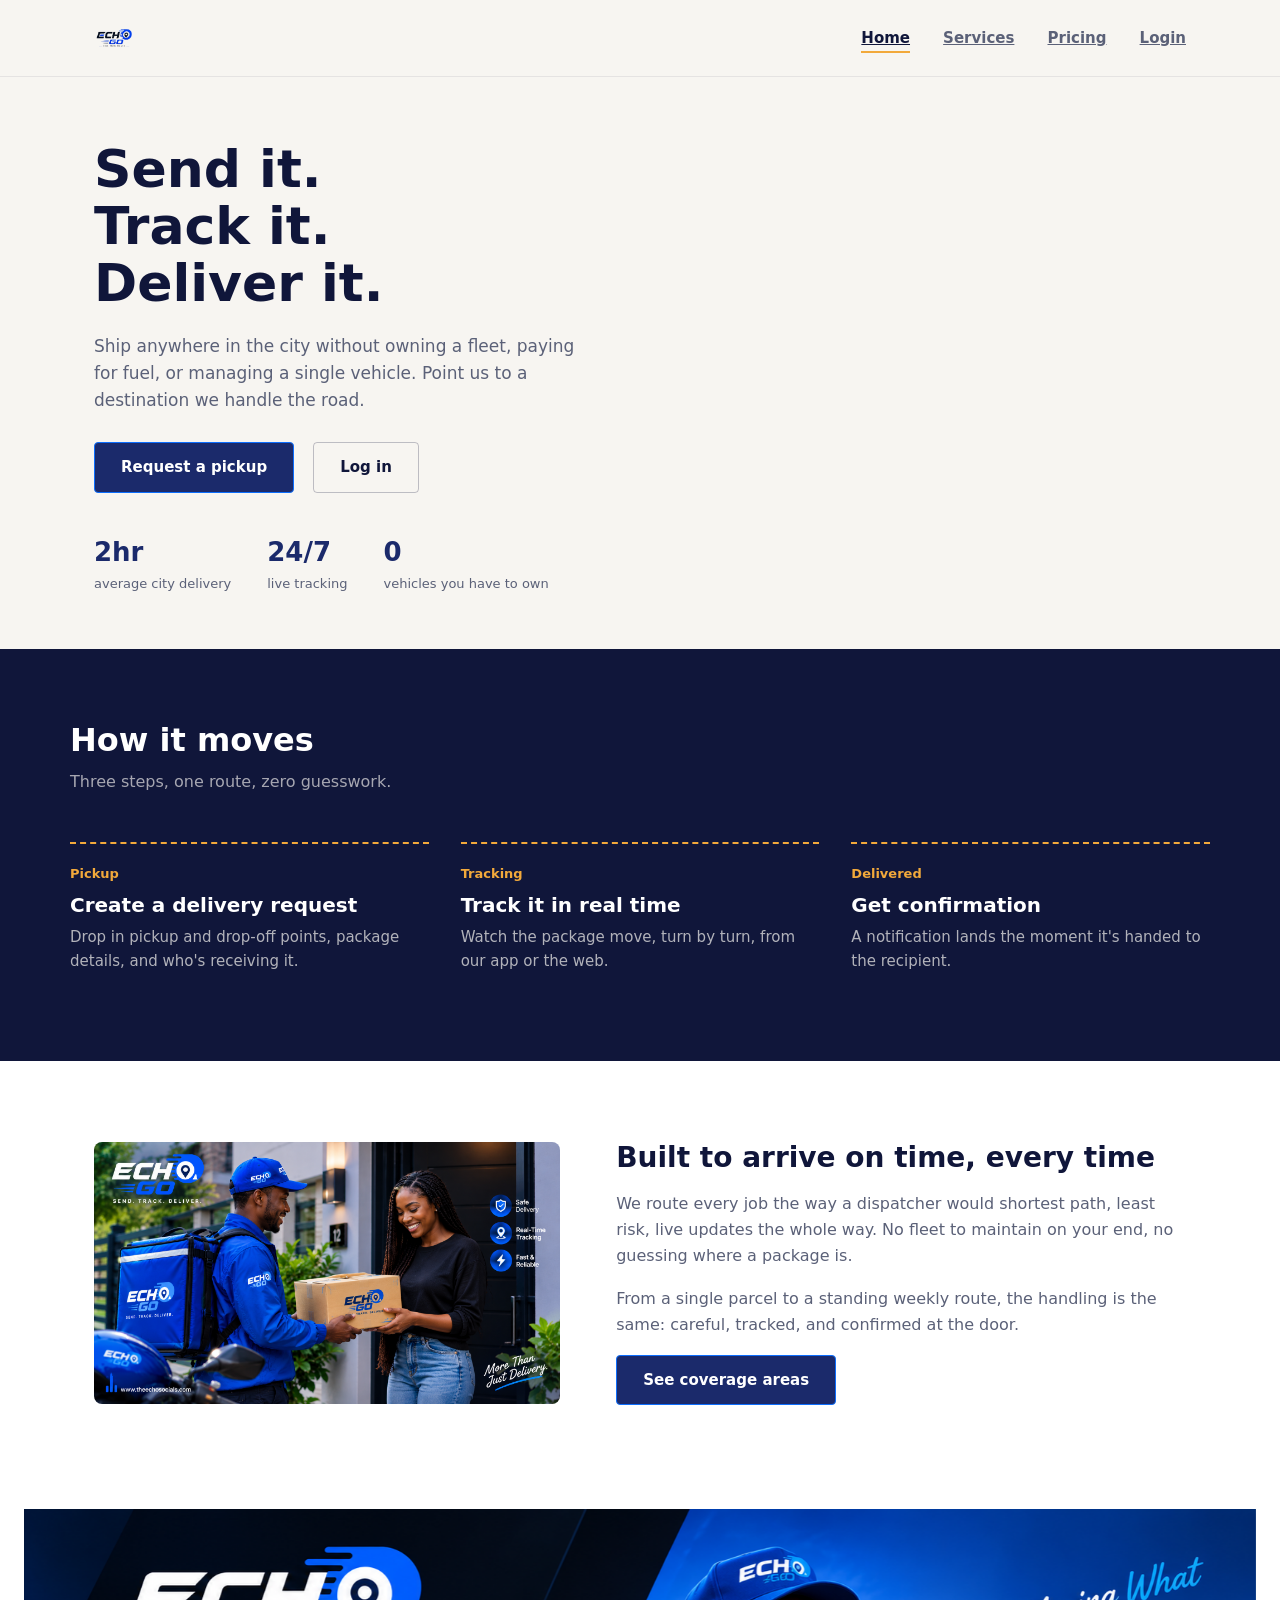
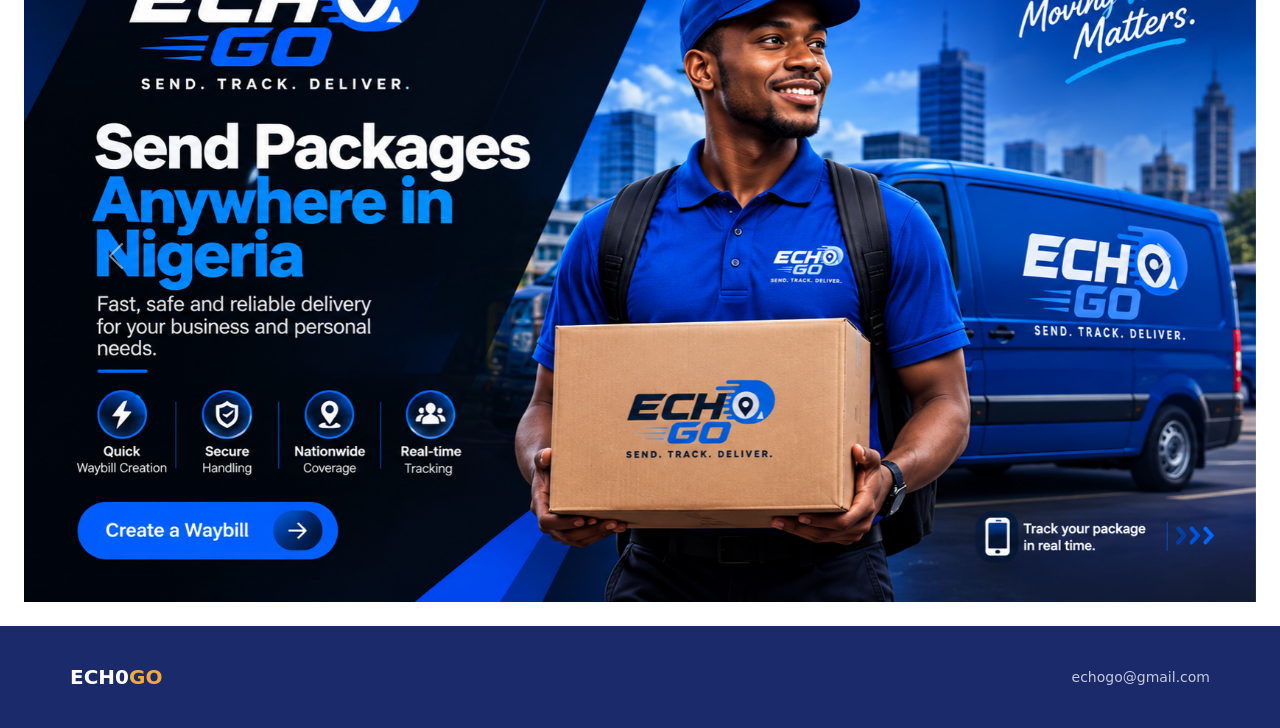
<file: index.html>
<!DOCTYPE html>
<html lang="en">
<head>
<meta charset="UTF-8">
<meta name="viewport" content="width=device-width, initial-scale=1.0">
<title>ECH0 Go — Send. Track. Deliver.</title>
<link rel="stylesheet" href="echo-go/css/index.css">
<link href="https://cdn.jsdelivr.net/npm/bootstrap@5.3.8/dist/css/bootstrap.min.css" rel="stylesheet">
</head>
<body>

<header class="site-header">
  <div class="header-inner">
    <a class="brand" href="index.html">
      <img src="echo-go/images/echo_go_logot.png" alt="ECH0 Go" class="brand-logo">
    </a>
    <button class="nav-toggle" id="navToggle" aria-controls="siteNav" aria-expanded="false" aria-label="Toggle navigation">
      <span></span><span></span><span></span>
    </button>
    <nav class="site-nav" id="siteNav">
      <a href="index.html" class="current">Home</a>
      <a href="echo-go/location.html">Services</a>
      <a href="#pricing">Pricing</a>
      <a href="echo-go/login.html">Login</a>
    </nav>
  </div>
</header>

<section class="hero">
  <div class="hero-inner">
    <div class="hero-copy">
      <h1>Send it.<br>Track it.<br>Deliver it.</h1>
      <p>Ship anywhere in the city without owning a fleet, paying for fuel, or managing a single vehicle. Point us to a destination we handle the road.</p>
      <div class="hero-actions">
        <a href="echo-go/location.html" class="btn btn-primary">Request a pickup</a>
        <a href="echo-go/login.html" class="btn btn-ghost">Log in</a>
      </div>
      <dl class="hero-stats">
        <div><dt>2hr</dt><dd>average city delivery</dd></div>
        <div><dt>24/7</dt><dd>live tracking</dd></div>
        <div><dt>0</dt><dd>vehicles you have to own</dd></div>
      </dl>
    </div>
  </div>
</section>

<section class="how">
  <div class="how-head">
    <h2>How it moves</h2>
    <p>Three steps, one route, zero guesswork.</p>
  </div>
  <div class="how-track">
    <div class="how-step">
      <span class="how-index">Pickup</span>
      <h3>Create a delivery request</h3>
      <p>Drop in pickup and drop-off points, package details, and who's receiving it.</p>
    </div>
    <div class="how-step">
      <span class="how-index">Tracking</span>
      <h3>Track it in real time</h3>
      <p>Watch the package move, turn by turn, from our app or the web.</p>
    </div>
    <div class="how-step">
      <span class="how-index">Delivered</span>
      <h3>Get confirmation</h3>
      <p>A notification lands the moment it's handed to the recipient.</p>
    </div>
  </div>
</section>

<section class="promise">
  <div class="promise-media">
    <img src="echo-go/images/delivery.png" alt="Courier making a delivery">
  </div>
  <div class="promise-copy">
    <h2>Built to arrive on time, every time</h2>
    <p>We route every job the way a dispatcher would shortest path, least risk, live updates the whole way. No fleet to maintain on your end, no guessing where a package is.</p>
    <p>From a single parcel to a standing weekly route, the handling is the same: careful, tracked, and confirmed at the door.</p>
    <a href="echo-go/location.html" class="btn btn-primary">See coverage areas</a>
  </div>
</section>

<section class="slider">
  <div id="carouselExampleInterval" class="carousel slide" data-bs-ride="carousel">
    <div class="carousel-inner">
      <div class="carousel-item active" data-bs-interval="10000">
        <img src="echo-go/images/banner%20go1.png" class="d-block w-100" alt="...">
      </div>
      <div class="carousel-item" data-bs-interval="2000">
        <img src="echo-go/images/banner33.png" class="d-block w-100" alt="...">
      </div>
      <div class="carousel-item">
        <img src="echo-go/images/banner4.png" class="d-block w-100" alt="...">
      </div>
    </div>
    <button class="carousel-control-prev" type="button" data-bs-target="#carouselExampleInterval" data-bs-slide="prev">
      <span class="carousel-control-prev-icon" aria-hidden="true"></span>
      <span class="visually-hidden">Previous</span>
    </button>
    <button class="carousel-control-next" type="button" data-bs-target="#carouselExampleInterval" data-bs-slide="next">
      <span class="carousel-control-next-icon" aria-hidden="true"></span>
      <span class="visually-hidden">Next</span>
    </button>
  </div>
</section>

<footer class="site-footer">
  <div class="footer-inner">
    <span class="brand-mark">ECH0<span class="brand-mark--accent">GO</span></span>
    <p>echogo@gmail.com</p>
  </div>
</footer>

<script src="https://cdn.jsdelivr.net/npm/bootstrap@5.3.8/dist/js/bootstrap.bundle.min.js"></script>

<script>
document.getElementById('navToggle').addEventListener('click', function () {
  var nav = document.getElementById('siteNav');
  var expanded = this.getAttribute('aria-expanded') === 'true';
  this.setAttribute('aria-expanded', String(!expanded));
  nav.classList.toggle('is-open');
});
</script>
</body>
</html>
</file>
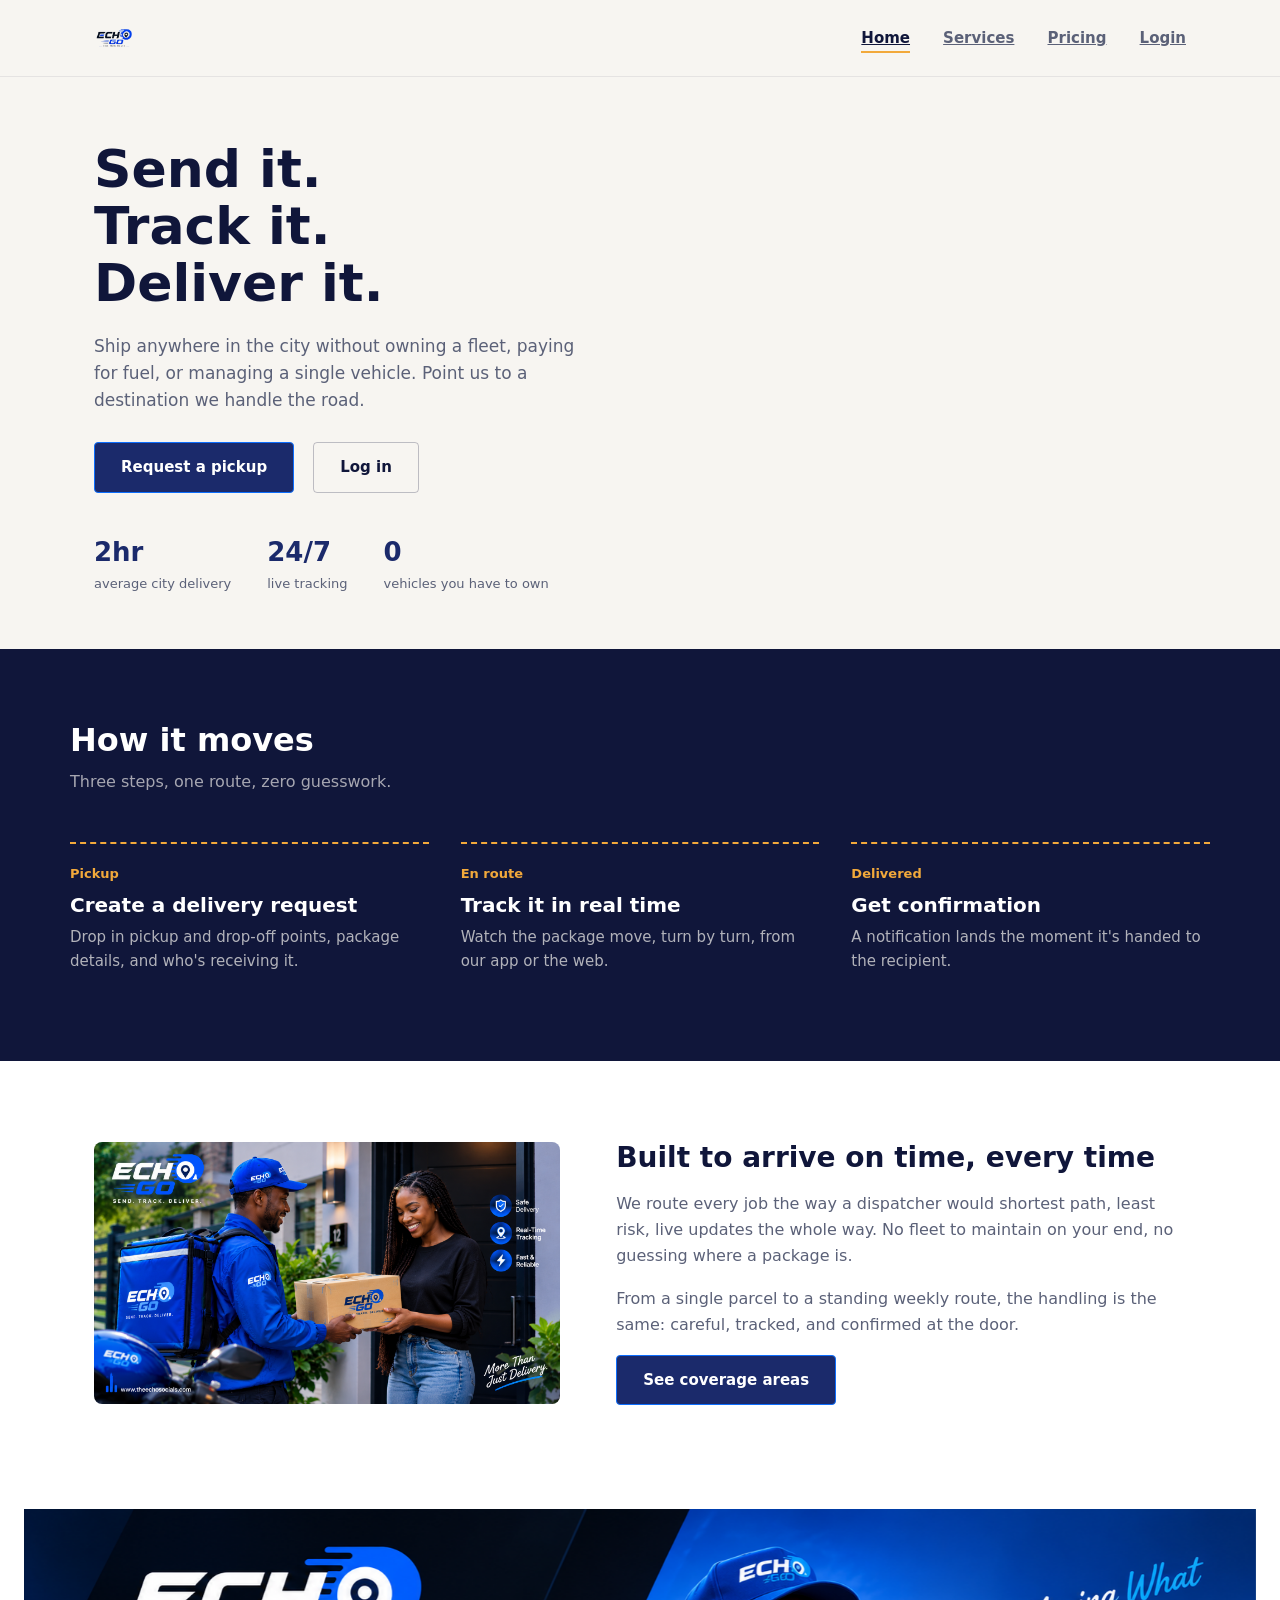
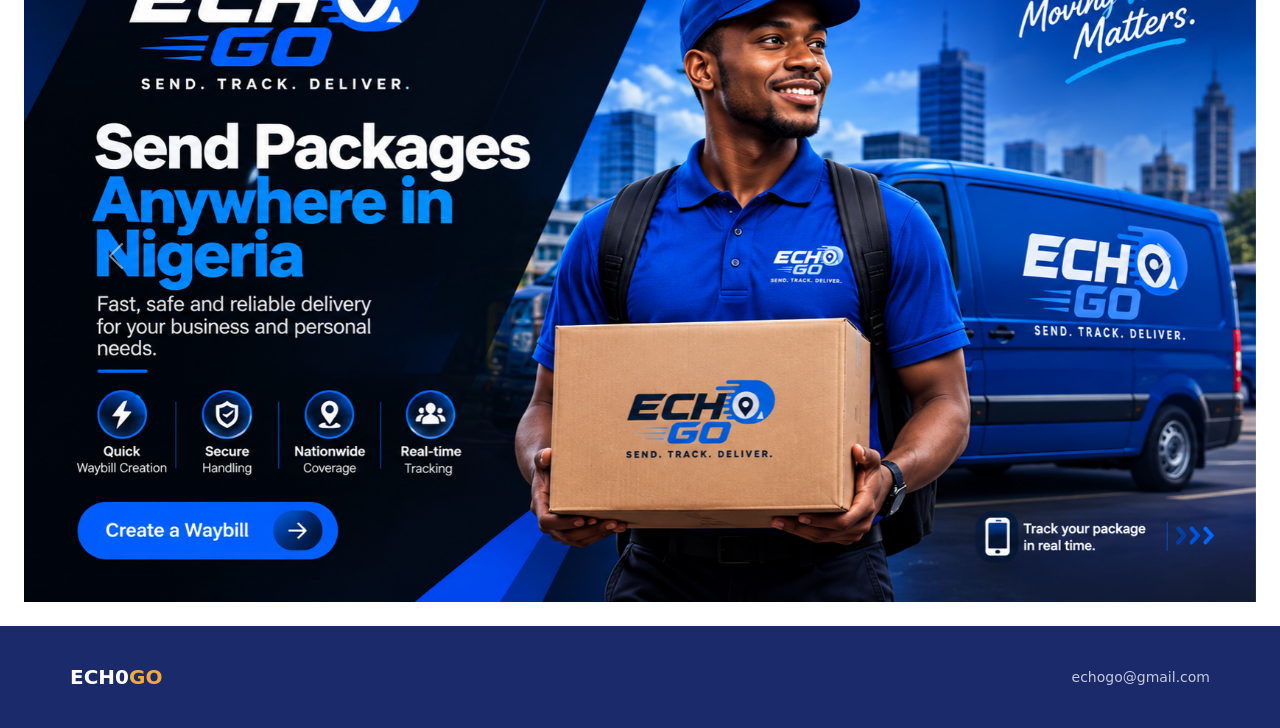
<file: echo-go/index.html>
<!DOCTYPE html>
<html lang="en">
<head>
<meta charset="UTF-8">
<meta name="viewport" content="width=device-width, initial-scale=1.0">
<title>ECH0 Go — Send. Track. Deliver.</title>
<link rel="stylesheet" href="css/index.css">
<link href="https://cdn.jsdelivr.net/npm/bootstrap@5.3.8/dist/css/bootstrap.min.css" rel="stylesheet">
</head>
<body>

<header class="site-header">
  <div class="header-inner">
    <a class="brand" href="index.html">
      <img src="images/echo_go_logot.png" alt="ECH0 Go" class="brand-logo">
    </a>
    <button class="nav-toggle" id="navToggle" aria-controls="siteNav" aria-expanded="false" aria-label="Toggle navigation">
      <span></span><span></span><span></span>
    </button>
    <nav class="site-nav" id="siteNav">
      <a href="index.html" class="current">Home</a>
      <a href="location.html">Services</a>
      <a href="#pricing">Pricing</a>
      <a href="login.html">Login</a>
    </nav>
  </div>
</header>

<section class="hero">
  <div class="hero-inner">
    <div class="hero-copy">
      <h1>Send it.<br>Track it.<br>Deliver it.</h1>
      <p>Ship anywhere in the city without owning a fleet, paying for fuel, or managing a single vehicle. Point us to a destination we handle the road.</p>
      <div class="hero-actions">
        <a href="location.html" class="btn btn-primary">Request a pickup</a>
        <a href="login.html" class="btn btn-ghost">Log in</a>
      </div>
      <dl class="hero-stats">
        <div><dt>2hr</dt><dd>average city delivery</dd></div>
        <div><dt>24/7</dt><dd>live tracking</dd></div>
        <div><dt>0</dt><dd>vehicles you have to own</dd></div>
      </dl>
      <!-- <div class="img">
        <img src="images/background.png" alt="">
      </div> -->
    </div>
    

  </div>
</section>

<section class="how">
  <div class="how-head">
    <h2>How it moves</h2>
    <p>Three steps, one route, zero guesswork.</p>
  </div>
  <div class="how-track">
    <div class="how-step">
      <span class="how-index">Pickup</span>
      <h3>Create a delivery request</h3>
      <p>Drop in pickup and drop-off points, package details, and who's receiving it.</p>
    </div>
    <div class="how-step">
      <span class="how-index">En route</span>
      <h3>Track it in real time</h3>
      <p>Watch the package move, turn by turn, from our app or the web.</p>
    </div>
    <div class="how-step">
      <span class="how-index">Delivered</span>
      <h3>Get confirmation</h3>
      <p>A notification lands the moment it's handed to the recipient.</p>
    </div>
  </div>
</section>

<section class="promise">
  <div class="promise-media">
    <img src="images/delivery.png" alt="Courier making a delivery">
  </div>
  <div class="promise-copy">
    <h2>Built to arrive on time, every time</h2>
    <p>We route every job the way a dispatcher would shortest path, least risk, live updates the whole way. No fleet to maintain on your end, no guessing where a package is.</p>
    <p>From a single parcel to a standing weekly route, the handling is the same: careful, tracked, and confirmed at the door.</p>
    <a href="location.html" class="btn btn-primary">See coverage areas</a>
  </div>
</section>


<section class="slider">

  <div id="carouselExampleInterval" class="carousel slide" data-bs-ride="carousel">
  <div class="carousel-inner">
    <div class="carousel-item active" data-bs-interval="10000">
      <img src="images/banner go1.png" class="d-block w-100" alt="...">
    </div>
    <div class="carousel-item" data-bs-interval="2000">
      <img src="images/banner33.png" class="d-block w-100" alt="...">
    </div>
    <div class="carousel-item">
      <img src="images/banner4.png" class="d-block w-100" alt="...">
    </div>
  </div>
  <button class="carousel-control-prev" type="button" data-bs-target="#carouselExampleInterval" data-bs-slide="prev">
    <span class="carousel-control-prev-icon" aria-hidden="true"></span>
    <span class="visually-hidden">Previous</span>
  </button>
  <button class="carousel-control-next" type="button" data-bs-target="#carouselExampleInterval" data-bs-slide="next">
    <span class="carousel-control-next-icon" aria-hidden="true"></span>
    <span class="visually-hidden">Next</span>
  </button>
</div>
</section>

<footer class="site-footer">
  <div class="footer-inner">
    <span class="brand-mark">ECH0<span class="brand-mark--accent">GO</span></span>
    <p>echogo@gmail.com</p>
  </div>
</footer>

<script src="https://cdn.jsdelivr.net/npm/bootstrap@5.3.8/dist/js/bootstrap.bundle.min.js"></script>

<script>
document.getElementById('navToggle').addEventListener('click', function () {
  var nav = document.getElementById('siteNav');
  var expanded = this.getAttribute('aria-expanded') === 'true';
  this.setAttribute('aria-expanded', String(!expanded));
  nav.classList.toggle('is-open');
});
</script>
</body>
</html>
</file>
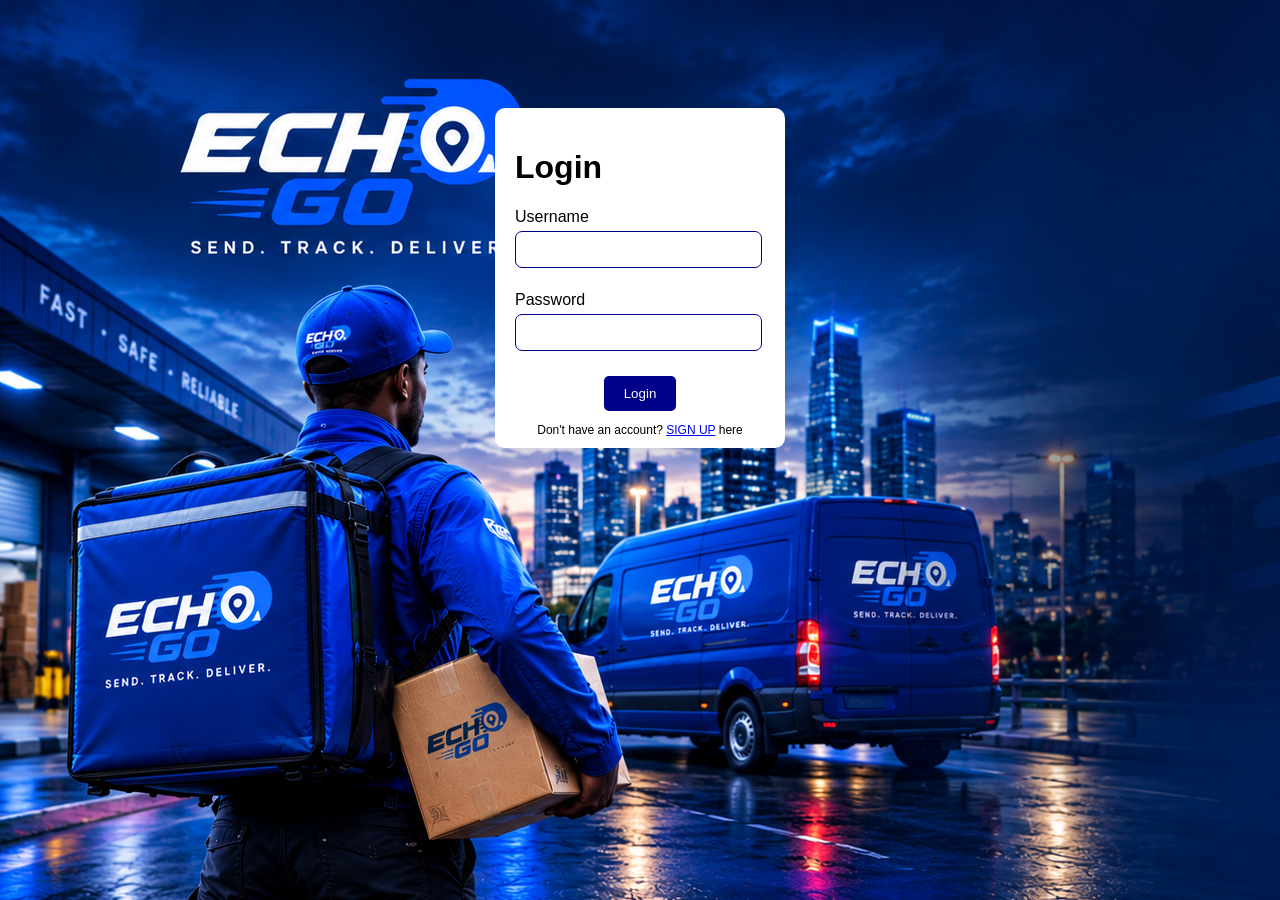
<file: echo-go/login.html>
<!DOCTYPE html>
<html lang="en">
<head>
    <meta charset="UTF-8">
    <meta name="viewport" content="width=device-width, initial-scale=1.0">
    <title>Login to Echo Go</title>
    <style>
       body {
            font-family: Arial, Helvetica, sans-serif;
            background-image: url(images/login.png);
            height: 100%;
            display: flex;
            justify-content: center;
        }
         
        .login-container {
           background-color: white;
           color: black;
           margin-top: 100px;
           box-shadow: 5px 5px 10px rgba(0, 0, 0, 0.1);
           width: 250px;
           height: 300px;
           padding: 20px;
           border-radius: 10px;
        }

        .login {
            display: flex;
            flex-direction: column;
            justify-content: center;
            ;
        }

        .login-button {
            display: flex;
            justify-content: center;
            margin-top: 20px;
            border-radius: 50px;
        }
        button {
            background-color: darkblue;
            color: white;
            padding: 10px 20px;
            border: none;
            border-radius: 5px;
            cursor: pointer;
        }
        input {
            width: 90%;
            padding: 10px;
            margin: 5px 0;
            border: 1px solid darkblue;
            border-radius: 7px;
            
        }
        .signup {
            font-size: 12px;
            text-align: center;

        }
       

       



    </style>
</head>
<body>
    <div class="login-container">
        <div class="login">
        <h1>Login</h1>
        <label for="email">Username</label>
        <input type="email" id="email" name="email" required><br>
        <label for="password">Password</label>
        <input type="password" id="password" name="password" required>
     </div>




        <div class="login-button">
            <button type="submit">Login</button>
        </div>
        
        <div class="signup">
      <p>Don't have an account? <a href="signup.html">SIGN UP</a> here</p>
     </div>

    </div>



</body>
</html>
</file>
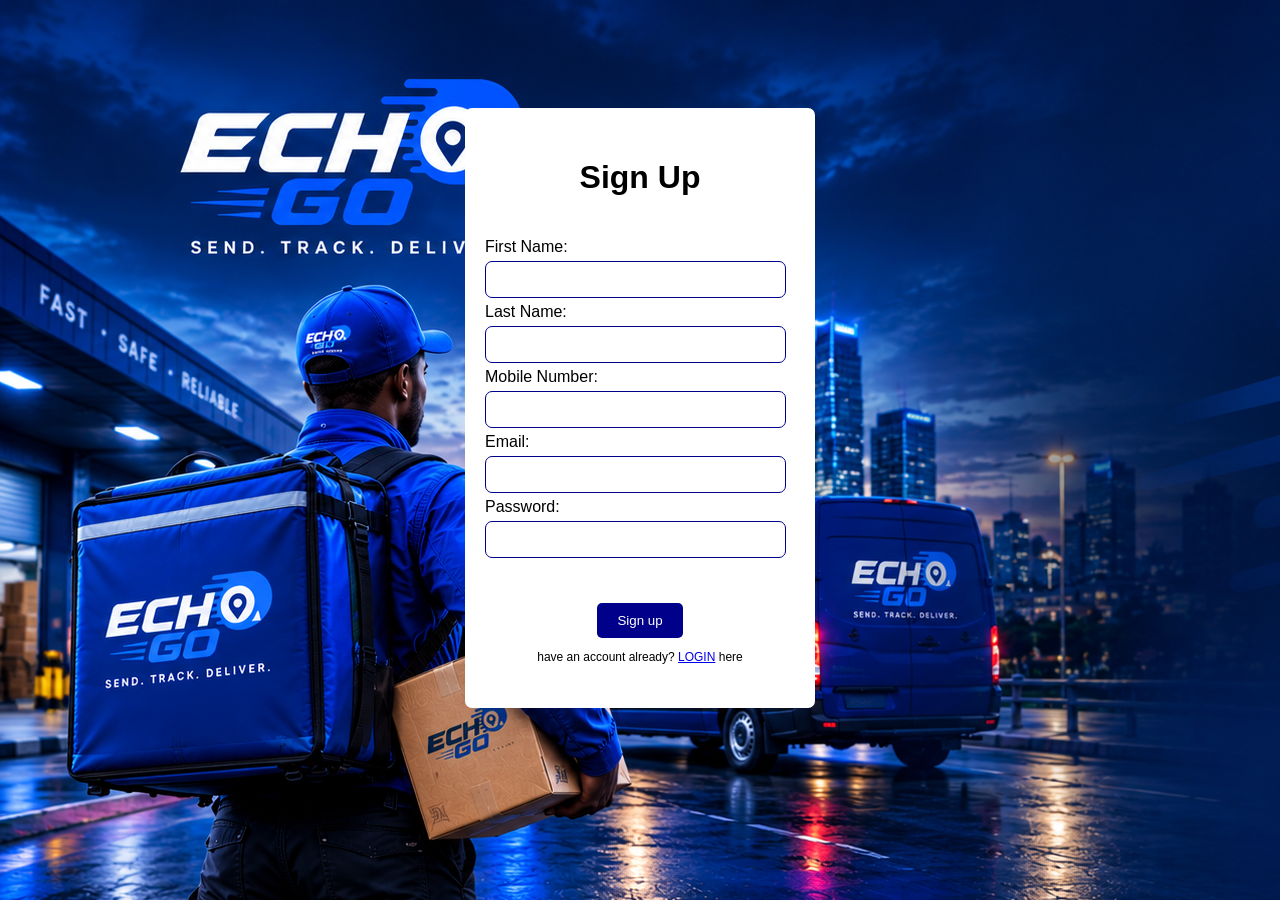
<file: echo-go/signup.html>
<!DOCTYPE html>
<html lang="en">
<head>
  <meta charset="UTF-8">
  <meta name="viewport" content="width=device-width, initial-scale=1.0">
  <title>Sign Up for Echo Go</title>
  <style>
     body {
      font-family: Arial, Helvetica, sans-serif;
      background-image: url(images/login.png);
    
      display: flex;
      justify-content: center;
      
     }

     .signup-container {
      
       background-color: white;
       color: black;
       margin-top: 100px;
       height: 600px;
       width: 350px;
       border-radius: 7px;
       justify-content: center;

     }
     .signup-container h1 {
        text-align: center;
        padding-top: 30px;
  
     }

     .signup-form {
        display: flex;
        flex-direction: column;
        justify-content: center;
        padding: 20px;
     }

     .signup-button {
        display: flex;
        justify-content: center;
        margin-top: 20px;
        border-radius: 50px;
     }
      
     .signup-button button {
        background-color: darkblue;
        color: white;
        padding: 10px 20px;
        border: none;
        border-radius: 5px;
        cursor: pointer;
     }

     .signup-button button:hover {
        background-color: #312dff;
     }

      input {
          width: 90%;
          padding: 10px;
          margin: 5px 0;
          border: 1px solid darkblue;
          border-radius: 7px;
          
      }

      .signup {
          font-size: 12px;
          text-align: center;

      }

  </style>
</head>
<body>
  <div class="signup-container">
    <h1>Sign Up</h1>
     <div class="signup-form">
        <label for="Name">First Name:</label>
        <input type="text" id="username" name="username" required>
        <label for="Name">Last Name:</label>
        <input type="text" id="lastname" name="lastname" required>
        <label for="Mobile Number">Mobile Number:</label>
        <input type="tel" id="mobile" name="mobile" required>
        <label for="email">Email:</label>
        <input type="email" id="email" name="email" required>
        <label for="password">Password:</label>
        <input type="password" id="password" name="password" required>
     </div>

     <div class="signup-button">
        <button type="submit">Sign up</button>
     </div>

      <div class="signup">
      <p>have an account already? <a href="login.html">LOGIN</a> here</p>
     </div>


     

     
  </div>
</body>
</html>
</file>
<file: echo-go/css/index.css>
* {
    box-sizing: border-box;
}

body {
    margin: 0;
    font-family: Arial, Helvetica, sans-serif;
    background-color: #F7F5F1;
    color: #10163A;
}

a {
    text-decoration: none;
    color: inherit;
}

h1, h2, h3 {
    margin: 0;
}

/* ---------- Header ---------- */
header.site-header {
    background-color: #F7F5F1;
    border-bottom: 1px solid #10163A14;
    position: sticky;
    top: 0;
}

div.header-inner {
    max-width: 1140px;
    margin: 0 auto;
    padding: 18px 24px;
    display: flex;
    align-items: center;
    justify-content: space-between;
}

img.brand-logo {
    height: 40px;
    display: block;
}

span.brand-mark {
    font-weight: bold;
    font-size: 20px;
    color: #10163A;
}

span.brand-mark--accent {
    color: #F2A93B;
}

nav.site-nav a {
    margin-left: 28px;
    font-size: 15px;
    font-weight: bold;
    color: #5B6178;
    padding-bottom: 4px;
    border-bottom: 2px solid transparent;
}

nav.site-nav a.current {
    color: #10163A;
    border-bottom: 2px solid #F2A93B;
}

nav.site-nav a:hover {
    color: #10163A;
    border-bottom: 2px solid #F2A93B;
}

button.nav-toggle {
    display: none;
    flex-direction: column;
    gap: 5px;
    background: none;
    border: none;
    cursor: pointer;
    padding: 6px;
}

button.nav-toggle span {
    display: block;
    width: 22px;
    height: 2px;
    background-color: #10163A;
}

/* ---------- Hero ---------- */
section.hero {
    background-color: #F7F5F1;
    /* background-image: url('../images/background.png');
    margin: auto;
    width: 100%;
    opacity: 0.1; */
}

div.hero-inner {
    max-width: 1140px;
    margin: 0 auto;
    padding: 64px 24px 40px;
}

div.hero-copy {
    max-width: 640px;
}

div.hero-copy h1 {
    font-size: 52px;
    line-height: 1.1;
    font-weight: bold;
    color: #10163A;
}

div.hero-copy p {
    margin-top: 20px;
    font-size: 17px;
    line-height: 1.6;
    color: #5B6178;
    max-width: 46ch;
}

div.hero-actions {
    margin-top: 28px;
}

a.btn {
    display: inline-block;
    padding: 13px 26px;
    border-radius: 4px;
    font-weight: bold;
    font-size: 15px;
    margin-right: 14px;
}

a.btn-primary {
    background-color: #1B2A6B;
    color: #FFFFFF;
}

a.btn-primary:hover {
    background-color: #10163A;
}

a.btn-ghost {
    background: transparent;
    color: #10163A;
    border: 1.5px solid #10163A40;
}

a.btn-ghost:hover {
    border: 1.5px solid #10163A;
}

dl.hero-stats {
    margin-top: 40px;
    display: flex;
    gap: 36px;
}

dl.hero-stats dt {
    font-size: 26px;
    font-weight: bold;
    color: #1B2A6B;
}

dl.hero-stats dd {
    margin: 2px 0 0;
    font-size: 13px;
    color: #5B6178;
}

/* ---------- How it moves ---------- */
section.how {
    background-color: #10163A;
    color: #FFFFFF;
    padding: 72px 24px;
}

div.how-head {
    max-width: 1140px;
    margin: 0 auto 48px;
}

div.how-head h2 {
    font-size: 32px;
    font-weight: bold;
}

div.how-head p {
    margin-top: 10px;
    color: #F7F5F1A6;
}

div.how-track {
    max-width: 1140px;
    margin: 0 auto;
    display: flex;
    gap: 32px;
}

div.how-step {
    flex: 1;
    border-top: 2px dashed #F2A93B;
    padding-top: 20px;
}

span.how-index {
    display: block;
    font-size: 13px;
    color: #F2A93B;
    font-weight: bold;
    margin-bottom: 10px;
}

div.how-step h3 {
    font-size: 20px;
    font-weight: bold;
    margin-bottom: 8px;
}

div.how-step p {
    color: #F7F5F1B3;
    font-size: 15px;
    line-height: 1.6;
}

/* ---------- Promise / feature section ---------- */
section.promise {
    max-width: 1140px;
    margin: 0 auto;
    padding: 80px 24px;
    display: flex;
    align-items: center;
    gap: 56px;
}

section.slider {
    margin: 0 auto;
    padding: 24px;
    display: flex;
    align-items: center;
    gap: 20px;
}

div.promise-media {
    flex: 0.9;
}

div.promise-copy {
    flex: 1.1;
}

div.promise-media img {
    width: 100%;
    border-radius: 8px;
    display: block;
}

div.promise-copy h2 {
    font-size: 28px;
    font-weight: bold;
    color: #10163A;
}

div.promise-copy p {
    margin-top: 16px;
    color: #5B6178;
    font-size: 16px;
    line-height: 1.65;
}

/* ---------- Footer ---------- */
footer.site-footer {
    background-color: #1B2A6B;
    color: #FFFFFF;
    padding: 36px 24px;
}

div.footer-inner {
    max-width: 1140px;
    margin: 0 auto;
    display: flex;
    align-items: center;
    justify-content: space-between;
}

footer.site-footer .brand-mark {
    color: #FFFFFF;
}

footer.site-footer p {
    margin: 0;
    color: #FFFFFFBF;
    font-size: 14px;
}

/* ---------- Responsive ---------- */
@media (max-width: 860px) {
    section.promise {
        flex-direction: column;
    }
    div.how-track {
        flex-direction: column;
    }
}

@media (max-width: 720px) {
    button.nav-toggle {
        display: flex;
    }
    nav.site-nav {
        display: none;
        flex-direction: column;
        padding: 16px 24px 24px;
    }
    nav.site-nav.is-open {
        display: flex;
    }
    div.hero-copy h1 {
        font-size: 36px;
    }
}
</file>
